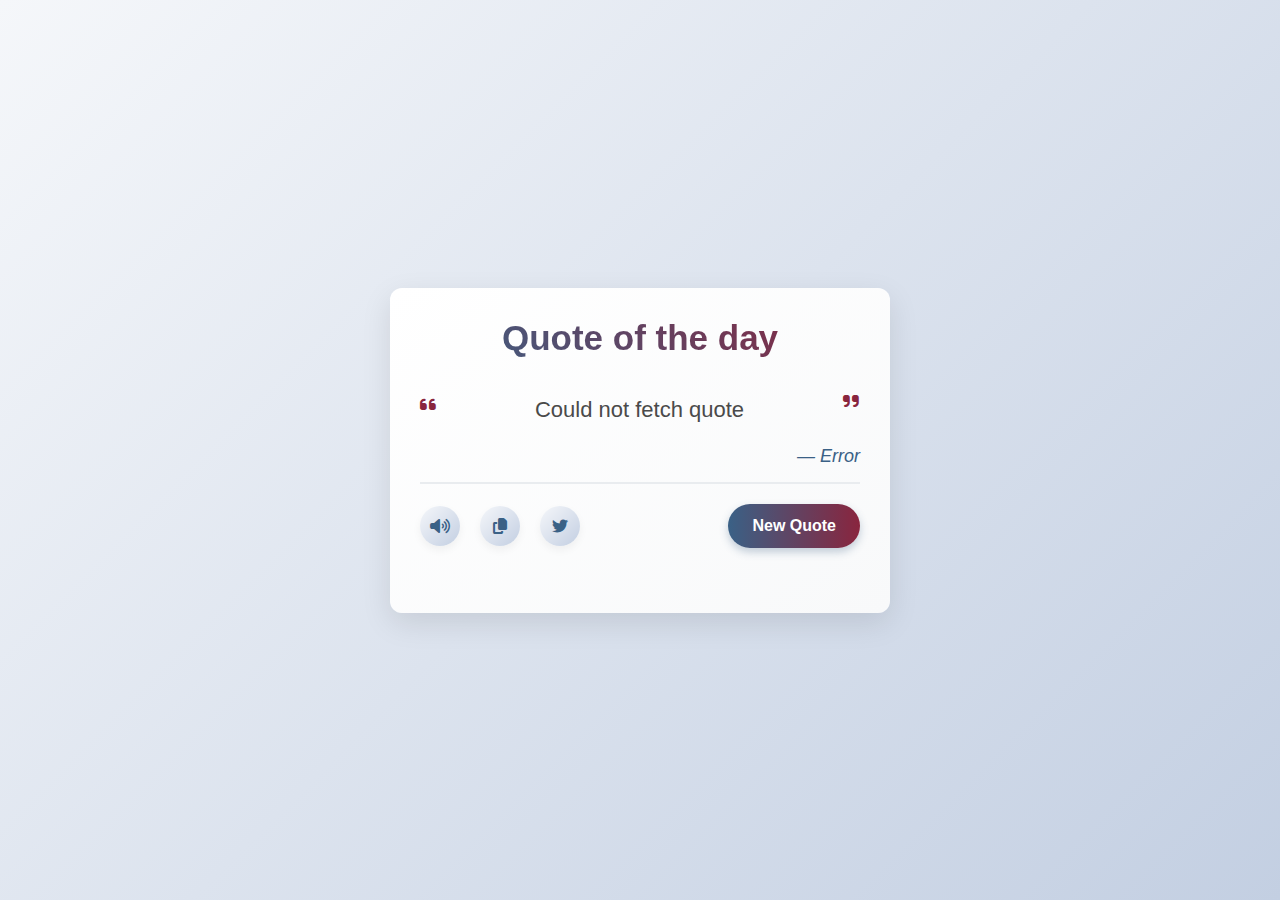
<file: Day2/index.html>
<!DOCTYPE html>
<html lang="en">
<head>
    <meta charset="UTF-8">
    <meta name="viewport" content="width=device-width, initial-scale=1.0">
    <title>Random Quotes Generator</title>
    <link rel="stylesheet" href="style.css" />
    <link
      rel="stylesheet"
      href="https://cdnjs.cloudflare.com/ajax/libs/font-awesome/6.7.2/css/all.min.css"
      integrity="sha512-Evv84Mr4kqVGRNSgIGL/F/aIDqQb7xQ2vcrdIwxfjThSH8CSR7PBEakCr51Ck+w+/U6swU2Im1vVX0SVk9ABhg=="
      crossorigin="anonymous"
      referrerpolicy="no-referrer"
    />
</head>
<body>
    <div class="wrapper">
        <h2>Quote of the day</h2>
        <div class="content">
            <div class="quote-area">
                <i class="fa-solid fa-quote-left"></i>
                <p class="quote">Default quote here</p>
                <i class="fa-solid fa-quote-right"></i>
              </div>
              <div class="author"><span>—</span><span>Ayush</span>
            </div>     
        <div class="footer">
            <ul>
                <li><i class="fa-solid fa-volume-high"></i></li>
                <li><i class="fa-solid fa-copy"></i></li>
                <li><i class="fa-brands fa-twitter"></i></li>
            </ul>
            <button>New Quote</button>
        </div>
    </div>
    <script src="script.js"></script>
</body>
</html>
</file>
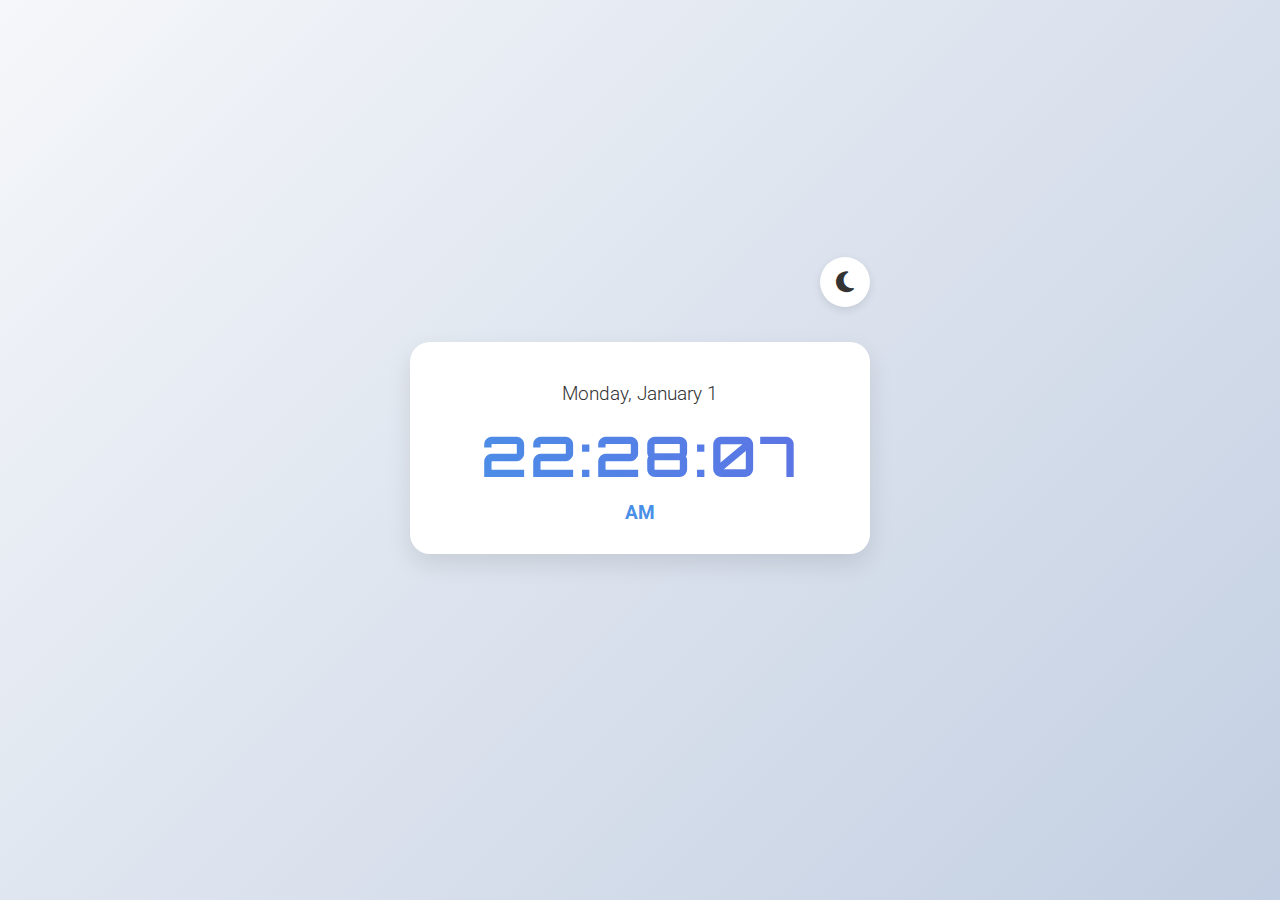
<file: Day4/index.html>
<!DOCTYPE html>
<html lang="en">
<head>
    <meta charset="UTF-8">
    <meta name="viewport" content="width=device-width, initial-scale=1.0">
    <title>Digital Clock</title>
    <link rel="stylesheet" href="style.css">
    <link rel="stylesheet" href="https://cdnjs.cloudflare.com/ajax/libs/font-awesome/6.4.0/css/all.min.css">
</head>
<body class="light-mode">
    <div class="container">
        <div class="theme-toggle">
            <i class="fas fa-moon"></i>
        </div>
        <div class="clock-container">
            <div class="date" id="date">Monday, January 1</div>
            <div class="clock" id="clock">00:00:00</div>
            <div class="period" id="period">AM</div>
        </div>
        <div class="controls">

        </div>
    </div>
    <script src="script.js"></script>
</body>
</html>
</file>
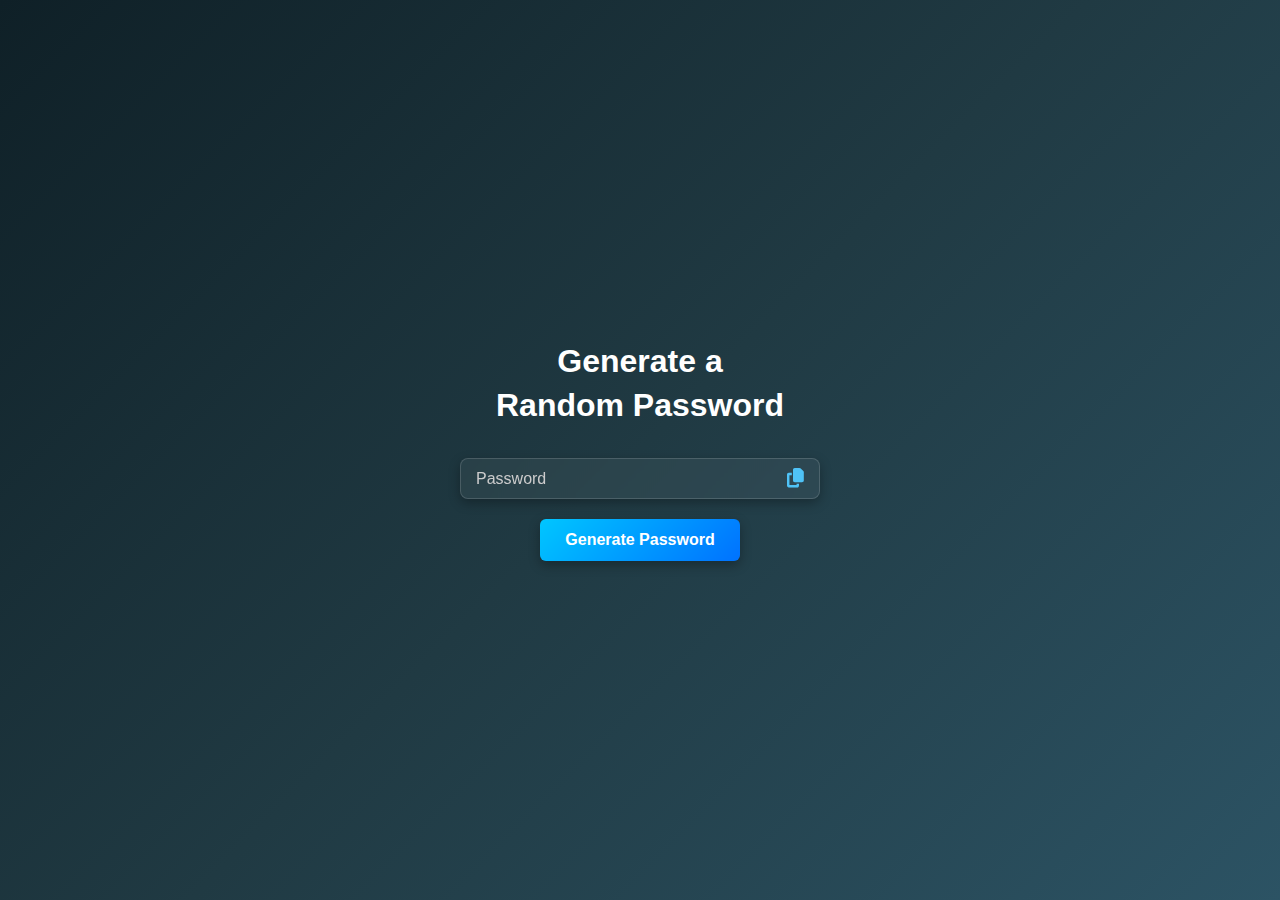
<file: Day5/index.html>
<!DOCTYPE html>
<html lang="en">
  <head>
    <meta charset="UTF-8" />
    <meta name="viewport" content="width=device-width, initial-scale=1.0" />
    <title>Document</title>
    <link rel="stylesheet" href="style.css" />
    <link
      rel="stylesheet"
      href="https://cdnjs.cloudflare.com/ajax/libs/font-awesome/6.7.2/css/all.min.css"
      integrity="sha512-Evv84Mr4kqVGRNSgIGL/F/aIDqQb7xQ2vcrdIwxfjThSH8CSR7PBEakCr51Ck+w+/U6swU2Im1vVX0SVk9ABhg=="
      crossorigin="anonymous"
      referrerpolicy="no-referrer"
    />
  </head>
  <body>
    <div class="container">
      <h1>Generate a <br />Random Password</h1>
      <div class="display">
        <input type="text" id="password" placeholder="Password" />
        <i class="fa-solid fa-copy" onclick="copyPassword()"></i>
      </div>
      <button class="generate-btn" onclick="createPassword()">Generate Password</button>
    </div>
    <script src="script.js"></script>
  </body>
</html>
</file>
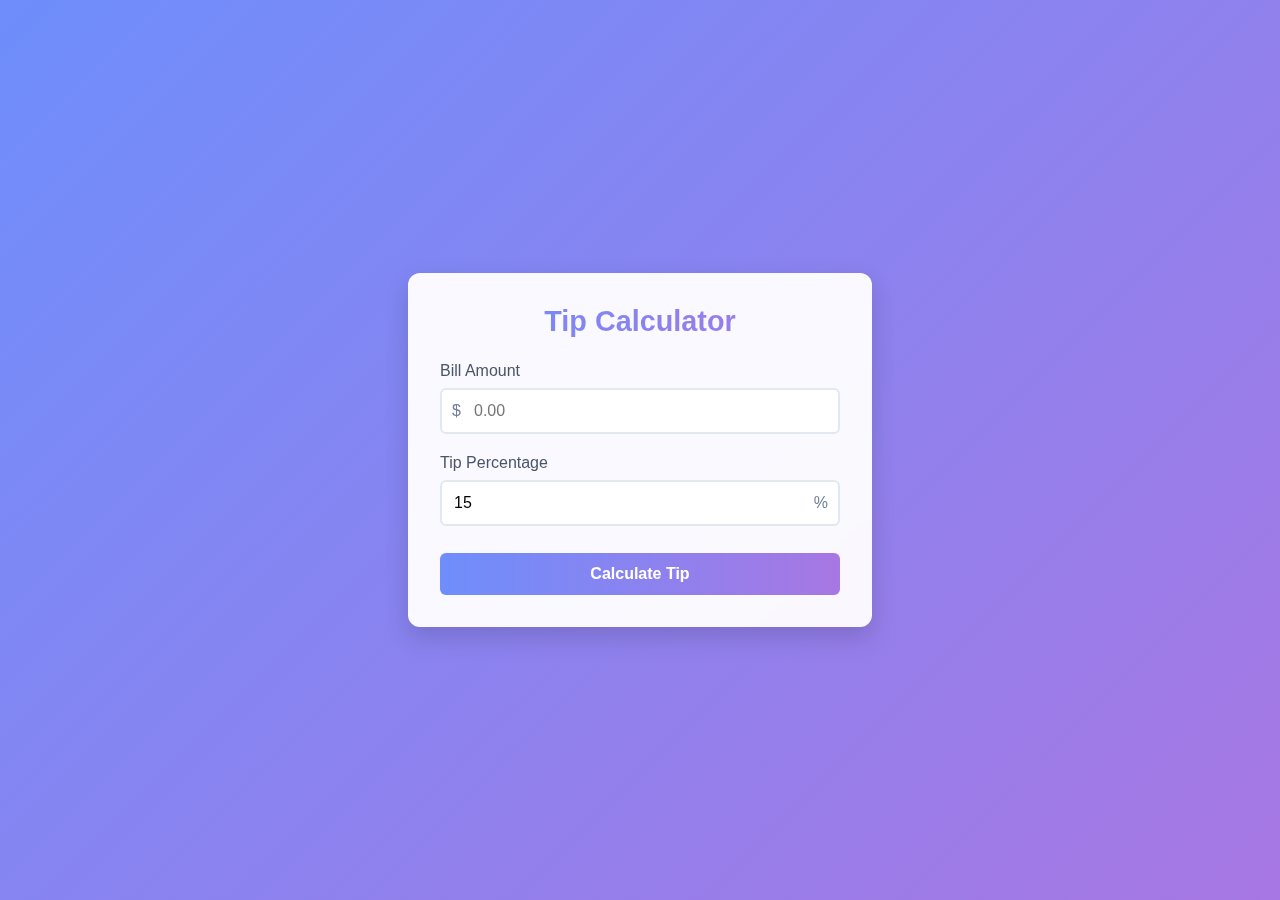
<file: Day6/index.html>
<!DOCTYPE html>
<html lang="en">
<head>
    <meta charset="UTF-8">
    <meta name="viewport" content="width=device-width, initial-scale=1.0">
    <title>Tip Calculator</title>
    <link rel="stylesheet" href="style.css">
</head>
<body>
    <div class="calculator">
        <h1>Tip Calculator</h1>
        
        <div class="input-group">
            <label for="billAmount">Bill Amount</label>
            <div class="input-prefix">
                <input type="number" id="billAmount" min="0" step="0.01" placeholder="0.00">
            </div>
        </div>
        
        <div class="input-group">
            <label for="tipPercentage">Tip Percentage</label>
            <div class="input-suffix">
                <input type="number" id="tipPercentage" min="0" value="15" placeholder="15">
            </div>
        </div>
        
        <button id="calculateBtn">Calculate Tip</button>
        
        <div class="results" id="results">
            <div class="result-item">
                <span>Bill Amount:</span>
                <span id="billText">$0.00</span>
            </div>
            <div class="result-item">
                <span>Tip Amount:</span>
                <span id="tipText">$0.00</span>
            </div>
            <div class="result-item total">
                <span>Total Amount:</span>
                <span id="totalText">$0.00</span>
            </div>
        </div>
    </div>

    <script src="script.js"></script>
</body>
</html>
</file>
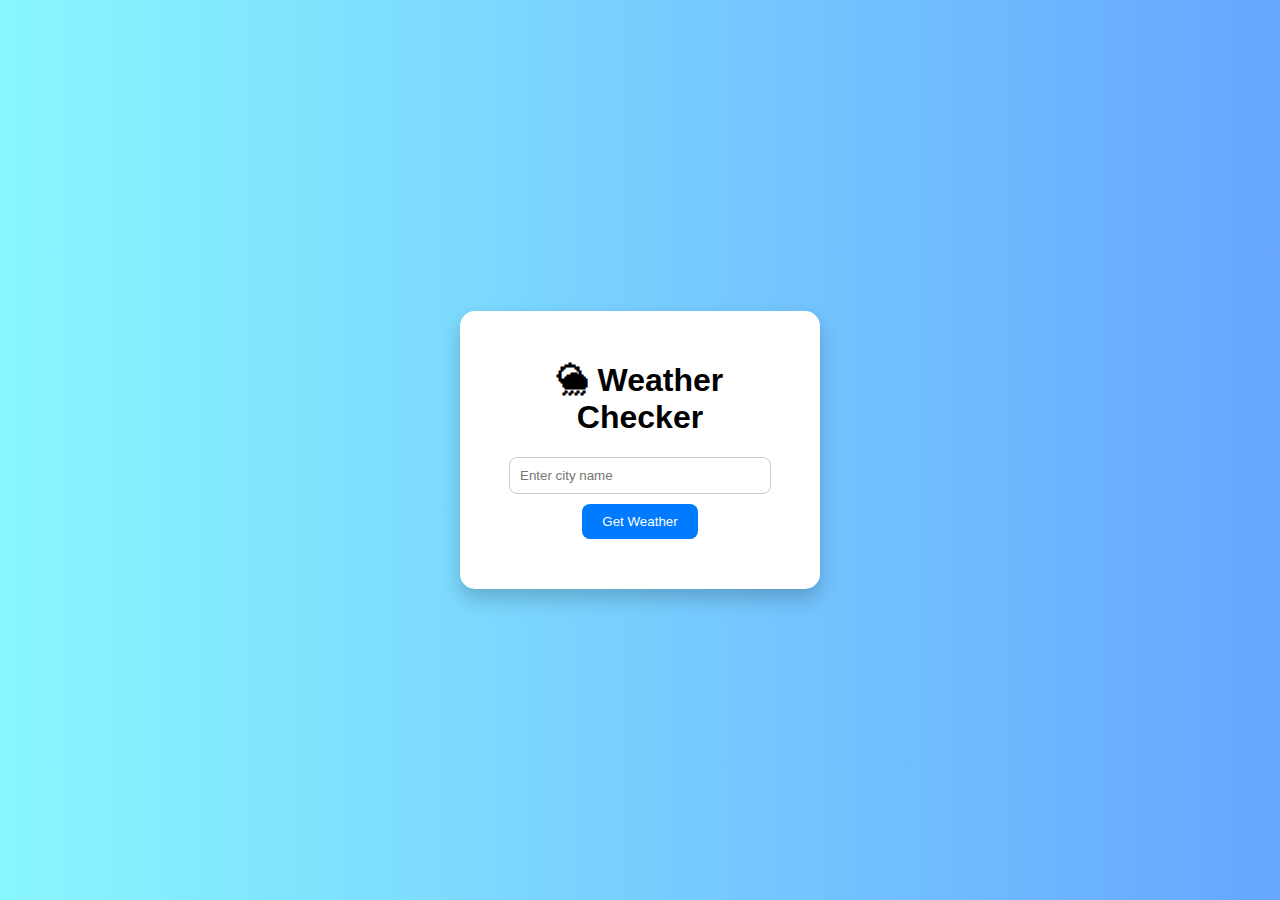
<file: Day7/index.html>
<!DOCTYPE html>
<html lang="en">
<head>
  <meta charset="UTF-8">
  <title>Weather App</title>
  <link rel="stylesheet" href="style.css">
</head>
<body>
  <div class="weather-container">
    <h1>🌦 Weather Checker</h1>
    <form id="weatherForm">
      <input type="text" id="cityInput" placeholder="Enter city name" required>
      <button type="submit">Get Weather</button>
    </form>
    <div id="weatherResult"></div>
  </div>
  <script src="script.js"></script>
</body>
</html>
</file>
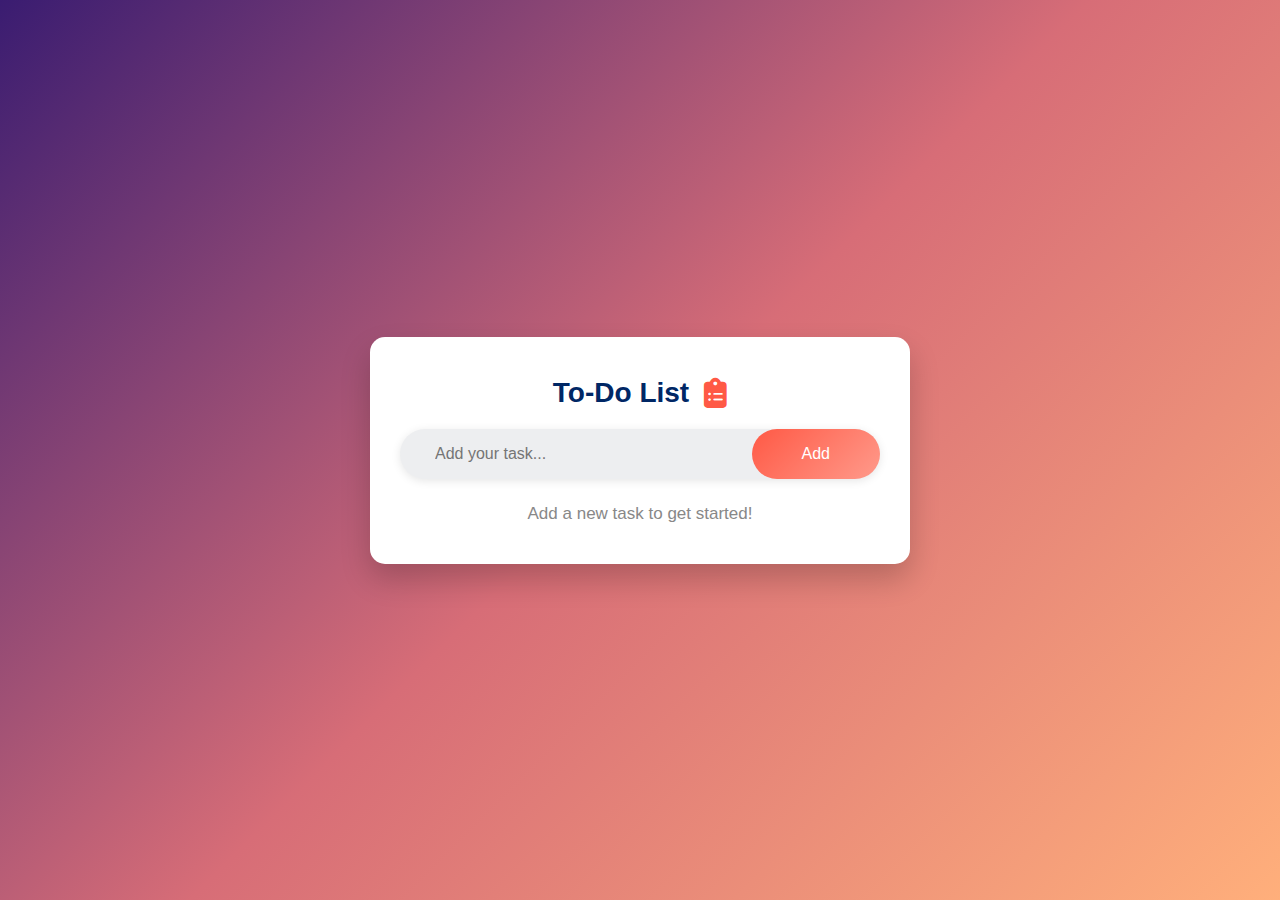
<file: Day8/index.html>
<!DOCTYPE html>
<html lang="en">
<head>
    <meta charset="UTF-8">
    <meta name="viewport" content="width=device-width, initial-scale=1.0">
    <title>To-Do List App</title>
    <link rel="stylesheet" href="style.css">
    <link rel="stylesheet" href="https://cdnjs.cloudflare.com/ajax/libs/font-awesome/6.4.0/css/all.min.css">
</head>
<body>
    <div class="container">
        <div class="todo-app">
            <h2>To-Do List <i class="fa-solid fa-clipboard-list"></i></h2>
            <div class="row">
                <input type="text" id="input-box" placeholder="Add your task...">
                <button id="add-button">Add</button>
            </div>
            <ul id="list-container">
            </ul>
            <div id="empty-message" class="empty-message">Add a new task to get started!</div>
        </div>
    </div>
    <script src="script.js"></script>
</body>
</html>
</file>
<file: Day2/style.css>
* {
  margin: 0;
  padding: 0;
  box-sizing: border-box;
  text-decoration: none;
}

body {
  height: 100vh;
  display: flex;
  justify-content: center;
  align-items: center;
  font-family: "Segoe UI", Tahoma, Geneva, Verdana, sans-serif;
  background: linear-gradient(135deg, #f5f7fa 0%, #c3cfe2 100%);
}

.wrapper {
  height: auto;
  min-height: 300px;
  width: 500px;
  padding: 30px;
  border-radius: 12px;
  background: linear-gradient(to right bottom, #ffffff, #f8f9fa);
  box-shadow: 0 10px 30px rgba(0, 0, 0, 0.1);
}

.wrapper h2 {
  text-align: center;
  font-size: 35px;
  font-weight: 600;
  margin-bottom: 15px;
  background: linear-gradient(45deg, #3a6186, #89253e);
  -webkit-background-clip: text;
  background-clip: text;
  color: transparent;
}

.content {
  margin: 35px 0;
}

.quote-area {
  display: flex;
  justify-content: center;
  align-items: flex-start;
}

.quote-area .quote {
  font-size: 22px;
  text-align: center;
  word-break: break-word;
  flex: 1;
  line-height: 1.5;
  color: #4a4a4a;
}

.quote-area i {
  font-size: 18px;
  flex-shrink: 0;
  color: #89253e;
}

.quote-area i:first-child {
  margin: 3px 10px 0 0;
}

.quote-area i:last-child {
  display: flex;
  align-items: flex-end;
  margin: 0 0 3px 10px;
}

.author {
  display: flex;
  justify-content: flex-end;
  margin-top: 20px;
  font-size: 18px;
  font-style: italic;
  color: #3a6186;
}

.author span:first-child {
  margin-right: 5px;
}

.footer {
  border-top: 2px solid #e9ecef;
  display: flex;
  justify-content: space-between;
  align-items: center;
  padding-top: 20px;
  margin-top: 15px;
}

.footer ul {
  display: flex;
  gap: 20px;
  padding: 0;
}

.footer li {
  list-style: none;
  display: flex;
  height: 40px;
  width: 40px;
  background: linear-gradient(135deg, #f5f7fa 0%, #c3cfe2 100%);
  border: none;
  border-radius: 50%;
  align-items: center;
  justify-content: center;
  cursor: pointer;
  transition: all 0.3s ease;
  box-shadow: 0 4px 8px rgba(0, 0, 0, 0.05);
}

.footer li:hover {
  transform: translateY(-3px);
  box-shadow: 0 6px 12px rgba(0, 0, 0, 0.1);
}

.footer li i {
  color: #3a6186;
}

.footer button {
  display: flex;
  align-items: center;
  justify-content: center;
  border: none;
  padding: 10px 24px;
  height: 44px;
  border-radius: 22px;
  background: linear-gradient(to right, #3a6186, #89253e);
  color: white;
  font-weight: 600;
  font-size: 16px;
  cursor: pointer;
  transition: all 0.3s ease;
  box-shadow: 0 4px 8px rgba(58, 97, 134, 0.3);
}

.footer button:hover {
  transform: translateY(-3px);
  box-shadow: 0 6px 12px rgba(58, 97, 134, 0.4);
}

.footer button:active {
  transform: translateY(-1px);
}
</file>
<file: Day4/style.css>
@import url('https://fonts.googleapis.com/css2?family=Orbitron:wght@400;700&family=Roboto:wght@300;400&display=swap');

* {
    margin: 0;
    padding: 0;
    box-sizing: border-box;
}

:root {
    --bg-gradient-light: linear-gradient(135deg, #f5f7fa 0%, #c3cfe2 100%);
    --bg-gradient-dark: linear-gradient(135deg, #0f2027 0%, #203a43 50%, #2c5364 100%);
    --text-color: #333;
    --clock-bg: #ffffff;
    --clock-shadow: rgba(0, 0, 0, 0.1);
    --accent-color: #4a8fe7;
    --accent-gradient: linear-gradient(to right, #4a8fe7, #5e72e4);
    --secondary-color: #e7e7e7;
}

.dark-mode {
    --text-color: #e6e6e6;
    --clock-bg: #16213e;
    --clock-shadow: rgba(0, 0, 0, 0.3);
    --accent-color: #4361ee;
    --accent-gradient: linear-gradient(to right, #4361ee, #3a56e4);
    --secondary-color: #2c3654;
}

body {
    font-family: 'Roboto', sans-serif;
    background: var(--bg-gradient-light);
    color: var(--text-color);
    display: flex;
    justify-content: center;
    align-items: center;
    min-height: 100vh;
    transition: background 0.3s ease;
}

.dark-mode {
    background: var(--bg-gradient-dark);
}

.container {
    position: relative;
    width: 100%;
    max-width: 500px;
    padding: 20px;
}

.theme-toggle {
    position: absolute;
    top: -40px;
    right: 20px;
    font-size: 24px;
    cursor: pointer;
    background-color: var(--clock-bg);
    width: 50px;
    height: 50px;
    border-radius: 50%;
    display: flex;
    align-items: center;
    justify-content: center;
    box-shadow: 0 3px 8px var(--clock-shadow);
    transition: transform 0.3s ease, background-color 0.3s ease;
    z-index: 10;
}

.theme-toggle:hover {
    transform: rotate(15deg);
}

.clock-container {
    background-color: var(--clock-bg);
    border-radius: 20px;
    padding: 40px 30px 30px;
    box-shadow: 0 10px 25px var(--clock-shadow);
    text-align: center;
    position: relative;
    transition: all 0.3s ease;
    margin-top: 25px;
}

.date {
    font-size: 1.2rem;
    margin-bottom: 15px;
    font-weight: 300;
}

.clock {
    font-family: 'Orbitron', sans-serif;
    font-size: 3.5rem;
    font-weight: 700;
    letter-spacing: 3px;
    background: var(--accent-gradient);
    -webkit-background-clip: text;
    background-clip: text;
    color: transparent;
    margin-bottom: 10px;
    position: relative;
}

.period {
    font-size: 1.2rem;
    font-weight: 700;
    color: var(--accent-color);
}

.controls {
    margin-top: 30px;
    display: flex;
    justify-content: space-around;
    flex-wrap: wrap;
}

.switch {
    position: relative;
    display: inline-flex;
    align-items: center;
    cursor: pointer;
    margin: 10px;
}

.switch input {
    opacity: 0;
    width: 0;
    height: 0;
}

.slider {
    position: relative;
    display: inline-block;
    width: 50px;
    height: 24px;
    background-color: var(--secondary-color);
    border-radius: 12px;
    margin-right: 10px;
    transition: .4s;
}

.slider:before {
    position: absolute;
    content: "";
    height: 18px;
    width: 18px;
    left: 3px;
    bottom: 3px;
    background-color: white;
    border-radius: 50%;
    transition: .4s;
}

input:checked + .slider {
    background: var(--accent-gradient);
}

input:checked + .slider:before {
    transform: translateX(26px);
}

.label {
    font-size: 0.9rem;
}

/* Tick animation */
.tick {
    animation: tick 0.5s ease-in-out;
}

@keyframes tick {
    0% {
        transform: scale(1);
    }
    50% {
        transform: scale(1.02);
    }
    100% {
        transform: scale(1);
    }
}

/* Media queries for responsiveness */
@media (max-width: 500px) {
    .container {
        padding: 10px;
    }
    
    .clock {
        font-size: 2.8rem;
    }
    
    .theme-toggle {
        top: -35px;
        width: 45px;
        height: 45px;
    }
}
</file>
<file: Day5/style.css>
* {
    box-sizing: border-box;
    margin: 0;
    padding: 0;
    font-family: 'Segoe UI', Tahoma, Geneva, Verdana, sans-serif;
}

body {
    background: linear-gradient(135deg, #0f2027, #203a43, #2c5364);
    color: #fff;
    display: flex;
    flex-direction: column;
    justify-content: center;
    align-items: center;
    min-height: 100vh;
    padding: 20px;
    text-align: center;
}


h1 {
    font-size: 2rem;
    margin-bottom: 30px;
    line-height: 1.4;
}

.container {
    width: 100%;
    max-width: 400px;
    padding: 20px;
}

.display {
    display: flex;
    justify-content: space-between;
    align-items: center;
    background-color: rgba(255, 255, 255, 0.05);
    border: 1px solid rgba(255, 255, 255, 0.15);
    border-radius: 8px;
    padding: 10px 15px;
    width: 100%;
    box-shadow: 0 4px 12px rgba(0, 0, 0, 0.3);
    backdrop-filter: blur(6px);
}

.display input {
    width: 80%;
    background: transparent;
    border: none;
    color: #fff;
    font-size: 1rem;
    outline: none;
}

.display input::placeholder {
    color: #ccc;
}

.display i {
    cursor: pointer;
    font-size: 1.2rem;
    color: #4fc3f7;
    transition: color 0.3s ease;
}

.display i:hover {
    color: #81d4fa;
}

.generate-btn {
    margin-top: 20px;
    padding: 12px 20px;
    background: linear-gradient(135deg, #00c6ff, #0072ff);
    border: none;
    border-radius: 6px;
    color: #fff;
    font-size: 1rem;
    font-weight: 600;
    cursor: pointer;
    transition: background 0.3s ease, transform 0.2s ease;
    width: 100%;
    max-width: 200px;
    box-shadow: 0 4px 12px rgba(0, 0, 0, 0.3);
}

.generate-btn:hover {
    background: linear-gradient(135deg, #009ddc, #0050b3);
    transform: scale(1.04);
}
</file>
<file: Day6/style.css>
body {
    font-family: 'Segoe UI', Tahoma, Geneva, Verdana, sans-serif;
    display: flex;
    justify-content: center;
    align-items: center;
    height: 100vh;
    margin: 0;
    background: linear-gradient(135deg, #6e8efb, #a777e3);
}

.calculator {
    background: rgba(255, 255, 255, 0.95);
    padding: 2rem;
    border-radius: 12px;
    box-shadow: 0 10px 25px rgba(0, 0, 0, 0.15);
    width: 90%;
    max-width: 400px;
    backdrop-filter: blur(5px);
}

h1 {
    text-align: center;
    background: linear-gradient(90deg, #6e8efb, #a777e3);
    -webkit-background-clip: text;
    background-clip: text;
    color: transparent;
    margin-top: 0;
    margin-bottom: 1.5rem;
    font-size: 1.8rem;
}

.input-group {
    margin-bottom: 1.2rem;
}

label {
    display: block;
    margin-bottom: 0.5rem;
    color: #4a5568;
    font-weight: 500;
}

input {
    width: 100%;
    padding: 0.75rem;
    border: 2px solid #e2e8f0;
    border-radius: 6px;
    font-size: 1rem;
    box-sizing: border-box;
    transition: border-color 0.3s;
}

input:focus {
    outline: none;
    border-color: #a777e3;
}

button {
    background: linear-gradient(90deg, #6e8efb, #a777e3);
    color: white;
    border: none;
    border-radius: 6px;
    padding: 0.75rem;
    width: 100%;
    font-size: 1rem;
    font-weight: 600;
    cursor: pointer;
    transition: transform 0.2s, box-shadow 0.2s;
    margin-top: 0.5rem;
}

button:hover {
    transform: translateY(-2px);
    box-shadow: 0 5px 15px rgba(158, 107, 227, 0.4);
}

button:active {
    transform: translateY(0);
}

.results {
    margin-top: 1.5rem;
    background: linear-gradient(135deg, rgba(110, 142, 251, 0.1), rgba(167, 119, 227, 0.1));
    padding: 1rem;
    border-radius: 6px;
    display: none;
    border-left: 4px solid #a777e3;
}

.results.show {
    display: block;
    animation: fadeIn 0.5s;
}

@keyframes fadeIn {
    from { opacity: 0; transform: translateY(10px); }
    to { opacity: 1; transform: translateY(0); }
}

.result-item {
    display: flex;
    justify-content: space-between;
    margin-bottom: 0.5rem;
    font-size: 1.1rem;
}

.result-item.total {
    font-weight: bold;
    font-size: 1.2rem;
    color: #6e8efb;
    border-top: 1px solid rgba(167, 119, 227, 0.3);
    padding-top: 0.5rem;
    margin-top: 0.5rem;
}

.input-prefix {
    position: relative;
}

.input-prefix input {
    padding-left: 2rem;
}

.input-prefix::before {
    content: "$";
    position: absolute;
    left: 0.75rem;
    top: 50%;
    transform: translateY(-50%);
    color: #718096;
    font-weight: 500;
}

.input-suffix {
    position: relative;
}

.input-suffix input {
    padding-right: 2rem;
}

.input-suffix::after {
    content: "%";
    position: absolute;
    right: 0.75rem;
    top: 50%;
    transform: translateY(-50%);
    color: #718096;
    font-weight: 500;
}
</file>
<file: Day7/style.css>
body {
    font-family: Arial, sans-serif;
    background: linear-gradient(to right, #89f7fe, #66a6ff);
    display: flex;
    justify-content: center;
    align-items: center;
    height: 100vh;
    margin: 0;
  }
  
  .weather-container {
    background: white;
    padding: 30px;
    border-radius: 15px;
    box-shadow: 0 10px 20px rgba(0,0,0,0.2);
    text-align: center;
    width: 300px;
  }
  
  input {
    padding: 10px;
    width: 80%;
    margin-bottom: 10px;
    border: 1px solid #ccc;
    border-radius: 8px;
  }
  
  button {
    padding: 10px 20px;
    background: #007BFF;
    color: white;
    border: none;
    border-radius: 8px;
    cursor: pointer;
  }
  
  button:hover {
    background: #0056b3;
  }
  
  #weatherResult {
    margin-top: 20px;
    font-size: 16px;
  }
</file>
<file: Day8/style.css>
* {
    margin: 0;
    padding: 0;
    font-family: "Poppins", sans-serif;
    box-sizing: border-box;
}

.container {
    width: 100%;
    min-height: 100vh;
    background: linear-gradient(135deg, #3a1c71, #d76d77, #ffaf7b);
    padding: 10px;
    display: flex;
    align-items: center;
    justify-content: center;
}

.todo-app {
    width: 100%;
    max-width: 540px;
    background: #fff;
    margin: 20px auto;
    padding: 40px 30px;
    border-radius: 15px;
    box-shadow: 0 15px 30px rgba(0, 0, 0, 0.2);
}

.todo-app h2 {
    color: #002765;
    display: flex;
    align-items: center;
    justify-content: center;
    margin-bottom: 20px;
    gap: 15px;
    font-size: 28px;
}

.todo-app h2 i {
    color: #ff5945;
    font-size: 30px;
}

.row {
    display: flex;
    align-items: center;
    justify-content: space-between;
    background: #edeef0;
    border-radius: 30px;
    padding-left: 20px;
    margin-bottom: 25px;
    box-shadow: 0 2px 10px rgba(0, 0, 0, 0.1);
}

input {
    flex: 1;
    border: none;
    outline: none;
    background: transparent;
    padding: 15px;
    font-size: 16px;
}

button {
    border: none;
    outline: none;
    padding: 16px 50px;
    background: linear-gradient(135deg, #ff5945, #ff9a8b);
    color: #fff;
    font-size: 16px;
    cursor: pointer;
    border-radius: 40px;
    transition: all 0.3s ease;
}

button:hover {
    background: linear-gradient(135deg, #f04d3c, #ff8a7a);
    transform: scale(0.98);
}

ul {
    padding: 0;
}

ul li {
    list-style: none;
    font-size: 17px;
    padding: 12px 8px 12px 50px;
    user-select: none;
    cursor: pointer;
    position: relative;
    margin-bottom: 10px;
    background: #f8f8f8;
    border-radius: 8px;
    transition: all 0.2s ease;
}

ul li:hover {
    background: #f0f0f0;
}

ul li::before {
    content: '';
    position: absolute;
    height: 24px;
    width: 24px;
    border-radius: 50%;
    background-image: url('data:image/svg+xml;utf8,<svg xmlns="http://www.w3.org/2000/svg" width="24" height="24" viewBox="0 0 24 24" fill="none" stroke="%23555" stroke-width="2" stroke-linecap="round" stroke-linejoin="round"><circle cx="12" cy="12" r="10"></circle></svg>');
    background-size: cover;
    background-position: center;
    top: 12px;
    left: 12px;
}

ul li.checked {
    color: #555;
    text-decoration: line-through;
}

ul li.checked::before {
    background-image: url('data:image/svg+xml;utf8,<svg xmlns="http://www.w3.org/2000/svg" width="24" height="24" viewBox="0 0 24 24" fill="none" stroke="%23555" stroke-width="2" stroke-linecap="round" stroke-linejoin="round"><circle cx="12" cy="12" r="10"></circle><path d="M8 12l2 2 6-6"></path></svg>');
}

ul li span {
    position: absolute;
    right: 12px;
    top: 5px;
    width: 36px;
    height: 36px;
    font-size: 20px;
    color: #ff5945;
    line-height: 36px;
    text-align: center;
    border-radius: 50%;
    transition: all 0.3s ease;
}

ul li span:hover {
    background: #ffeae9;
}

.empty-message {
    text-align: center;
    color: #888;
    margin-top: 20px;
    font-size: 17px;
    font-weight: 500;
}

@media (max-width: 768px) {
    .todo-app {
        margin: 0 20px;
        padding: 30px 20px;
    }
    
    button {
        padding: 16px 30px;
    }
}
</file>
